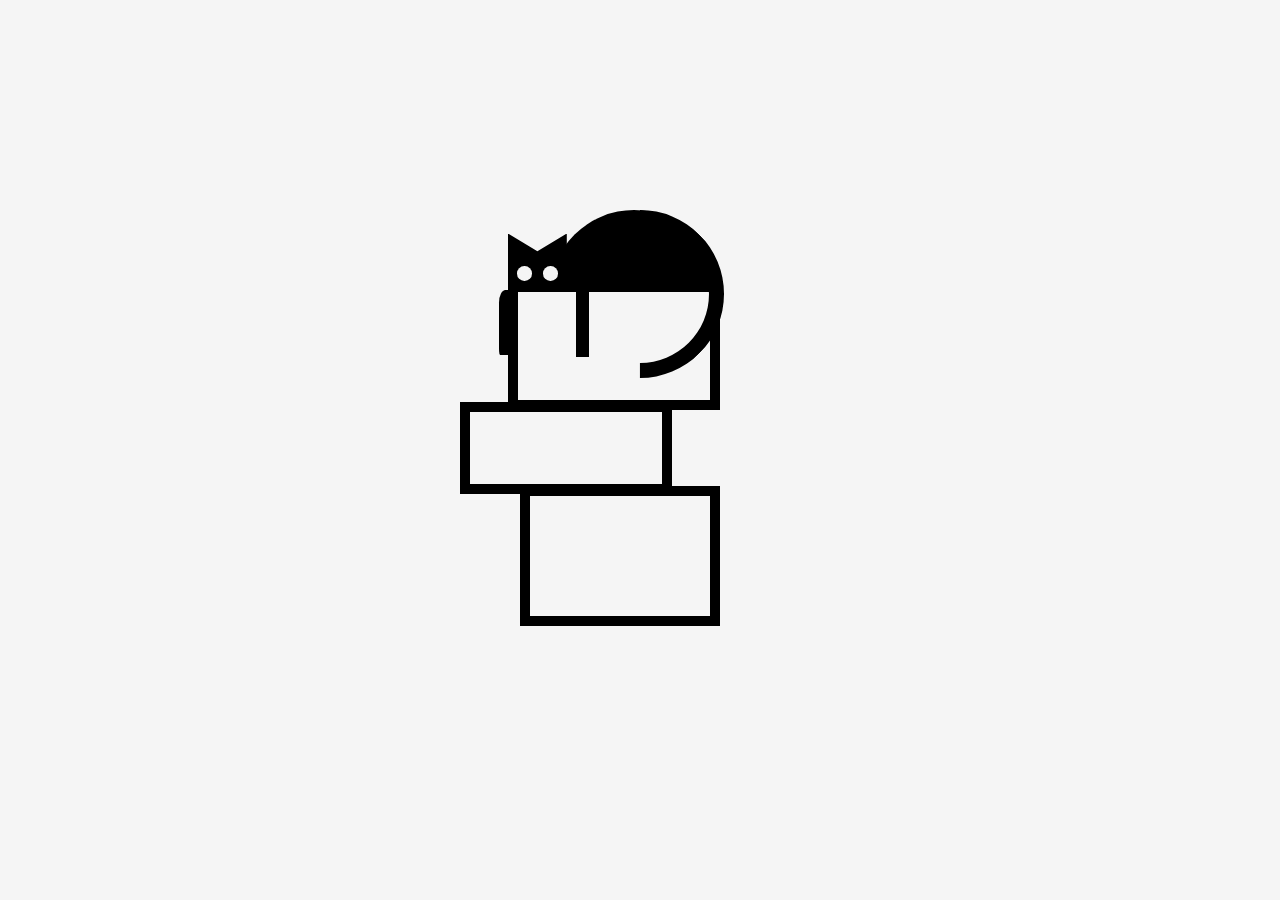
<file: black-cat/index.html>
<!DOCTYPE html>
<html lang="en">

<head>
    <meta charset="UTF-8">
    <meta http-equiv="X-UA-Compatible" content="IE=edge">
    <meta name="viewport" content="width=device-width, initial-scale=1.0">
    <link rel="stylesheet" href="styles.css" type="text/css">
    <title>Black Cat</title>
</head>

<body>
    <div class="container">
        <div class="belly">
            <div class="head">
                <div class="head-copy"></div>
                <div class="right-eye"></div>
                <div class="left-eye"></div>
            </div>
        </div>
        <div class="tail"></div>
        <div class="brick-1">
            <div class="left-paw"></div>
            <div class="right-paw"></div>
        </div>
        <div class="brick-2"></div>
        <div class="brick-3"></div>
    </div>
</body>

</html>
</file>
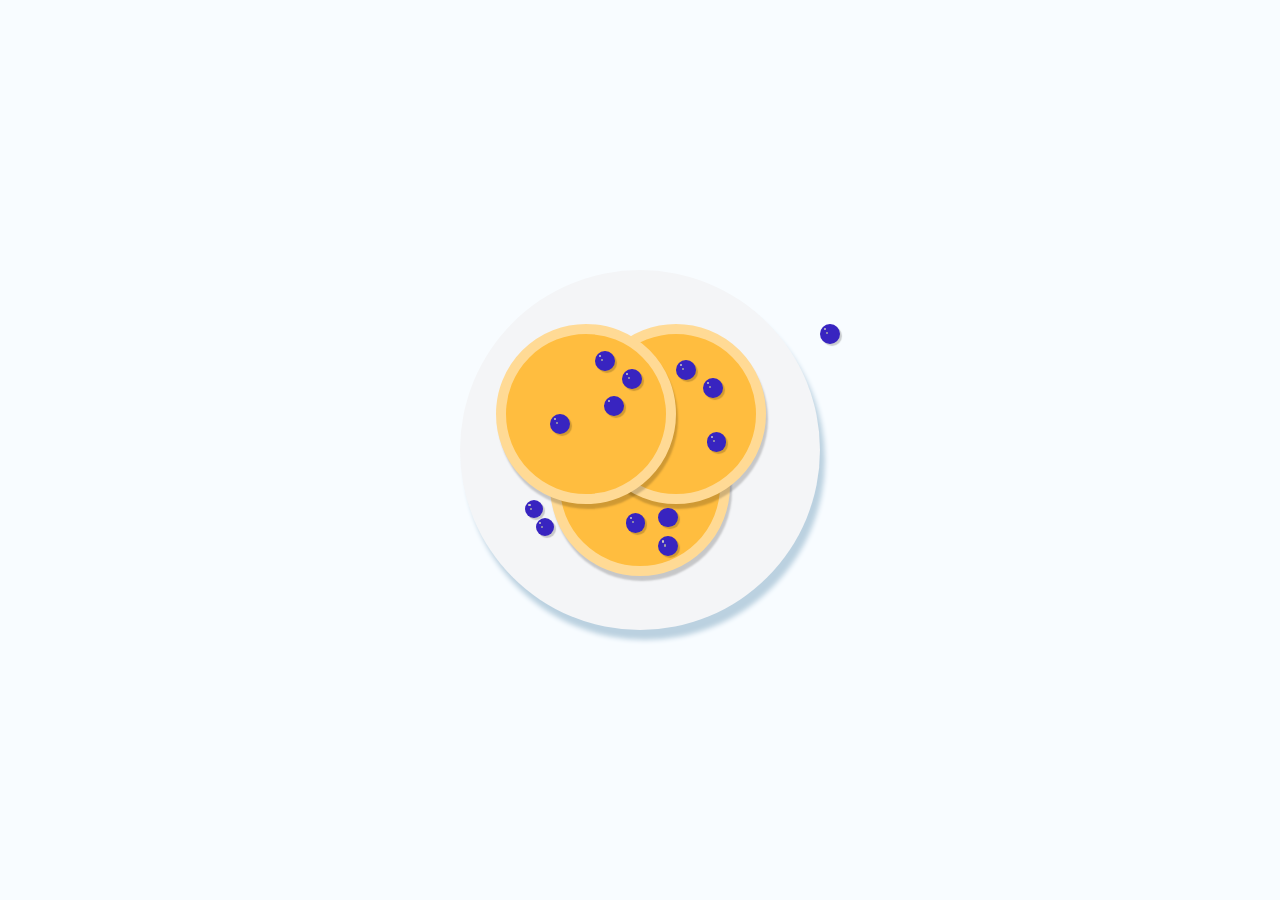
<file: blueberry-pancakes/index.html>
<!DOCTYPE html>
<html lang="en">
  <head>
    <meta charset="UTF-8" />
    <meta http-equiv="X-UA-Compatible" content="IE=edge" />
    <meta name="viewport" content="width=device-width, initial-scale=1.0" />
    <link rel="stylesheet" href="styles.css" type="text/css" />
    <title>Blueberry pancakes</title>
  </head>
  <body>
    <div class="container">
      <div class="plate">
        <div class="plate-copy"></div>
        <div class="berry berry-plate-1">
          <div class="dot-1"></div>
          <div class="dot-2"></div>
        </div>
        <div class="berry berry-plate-2">
          <div class="dot-1"></div>
          <div class="dot-2"></div>
        </div>
        <div class="berry berry-plate-3">
          <div class="dot-1"></div>
          <div class="dot-2"></div>
        </div>
        <div class="pancake-one">
          <div class="pancake-one-copy"></div>
          <div class="berry berry-one-p1"></div>
          <div class="berry berry-two-p1">
            <div class="dot-1"></div>
            <div class="dot-2"></div>
          </div>
          <div class="berry berry-three-p1">
            <div class="dot-1"></div>
            <div class="dot-2"></div>
          </div>
        </div>
        <div class="pancake-two">
          <div class="pancake-two-copy"></div>
          <div class="berry berry-one-p2">
            <div class="dot-1"></div>
            <div class="dot-2"></div>
          </div>
          <div class="berry berry-two-p2">
            <div class="dot-1"></div>
            <div class="dot-2"></div>
          </div>
          <div class="berry berry-three-p2">
            <div class="dot-1"></div>
            <div class="dot-2"></div>
          </div>
        </div>
        <div class="pancake-three">
          <div class="pancake-three-copy"></div>
          <div class="berry berry-one-p3">
            <div class="dot-1"></div>
            <div class="dot-2"></div>
          </div>
          <div class="berry berry-two-p3">
            <div class="dot-1"></div>
            <div class="dot-2"></div>
          </div>
          <div class="berry berry-three-p3">
            <div class="dot-1"></div>
          </div>
          <div class="berry berry-four-p3">
            <div class="dot-1"></div>
            <div class="dot-2"></div>
          </div>
        </div>
      </div>
    </div>
  </body>
</html>
</file>
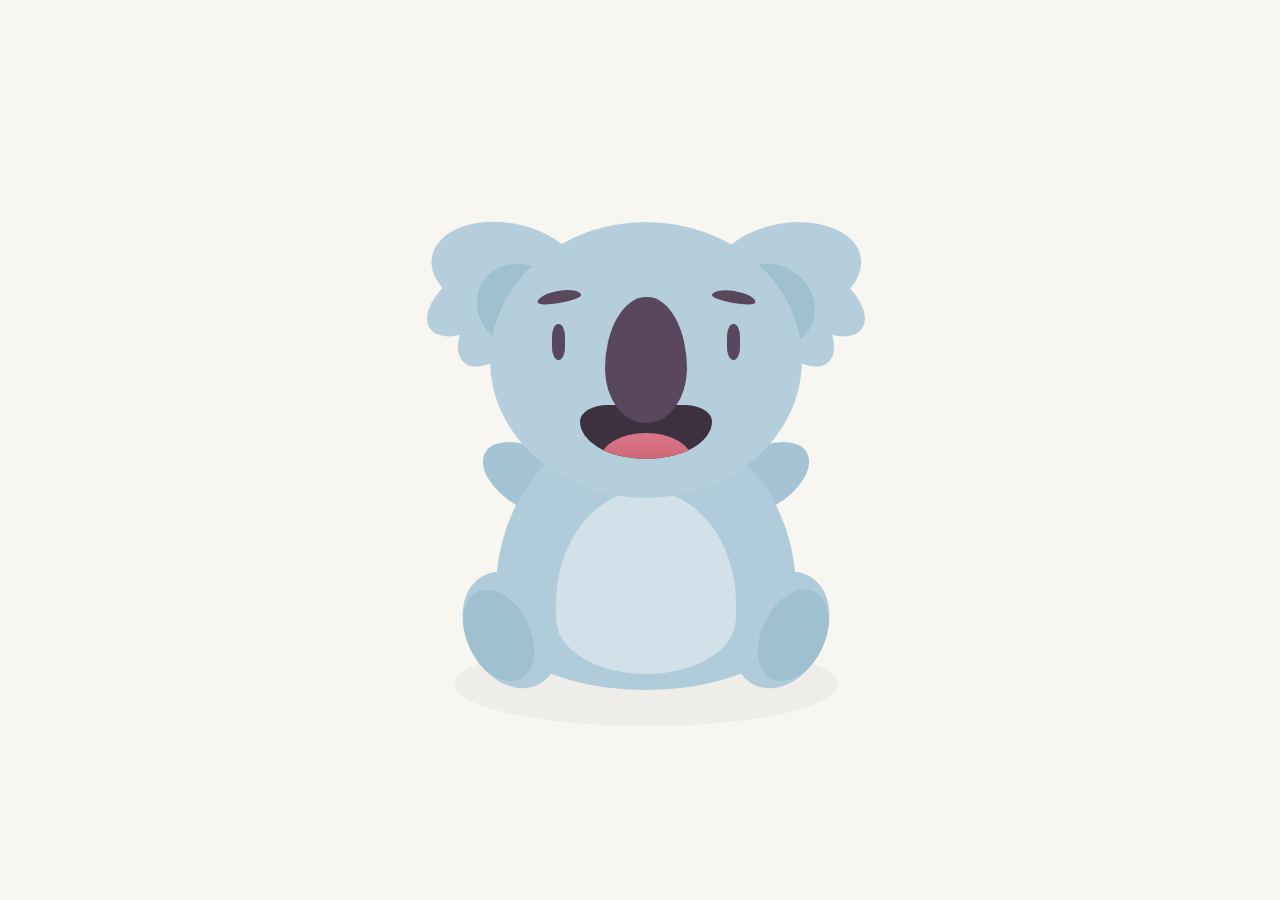
<file: koala/index.html>
<!DOCTYPE html>
<html lang="en">

<head>
    <meta charset="UTF-8">
    <meta http-equiv="X-UA-Compatible" content="IE=edge">
    <meta name="viewport" content="width=device-width, initial-scale=1.0">
    <link rel="stylesheet" href="styles.css" type="text/css">
    <title>Koala Bear</title>
</head>

<body>
    <div class="container">
        <div class="head">
            <div class="head-copy"></div>
            <div class="left-ear-1"></div>
            <div class="left-ear-2"></div>
            <div class="left-ear-3"></div>
            <div class="right-ear-1"></div>
            <div class="right-ear-2"></div>
            <div class="right-ear-3"></div>
            <div class="left-inner-ear"></div>
            <div class="right-inner-ear"></div>
            <div class="left-eyebrow"></div>
            <div class="right-eyebrow"></div>
            <div class="left-eye"></div>
            <div class="right-eye"></div>
            <div class="mouth">
                <div class="tongue"></div>
            </div>
            <div class="nose"></div>
        </div>
        <div class="body">
            <div class="body-copy"></div>
            <div class="belly"></div>
            <div class="left-paw"></div>
            <div class="right-paw"></div>
            <div class="left-foot">
                <div class="left-inner-foot"></div>
            </div>
            <div class="right-foot">
                <div class="right-inner-foot"></div>
            </div>
        </div>
        <div class="shadow"></div>
    </div>


</body>

</html>
</file>
<file: black-cat/styles.css>
body {
    background: #f5f5f5;
}

.container {
    position: fixed;
    top: 50%;
    left: 50%;
    width: 600px;
    height: 600px;
    transform: translate(-50%, -50%);
}

.belly {
    position: absolute;
    width: 28%;
    height: 28%;
    left: 35%;
    top: 10%;
    background: #000;
    border-radius: 50%;
    z-index: 1;
}
.head {
    position: absolute;
    background: #000;
    width: 35%;
    height: 35%;
    left: -25%;
    top: 14%;
    clip-path: polygon(100% 0, 100% 100%, 0% 100%, 0 0, 50% 30%);
}
.head-copy {
    position: absolute;
    background: #000;
    width: 30%;
    height: 30%;
    left: -25%;
    top: 14%;
    clip-path: polygon(100% 0, 100% 100%, 0% 100%, 0 0, 50% 30%);
    z-index: 1;
}
.right-eye,
.left-eye {
    position: absolute;
    background: #f5f5f5;
    width: 25%;
    height: 25%;
    top: 55%;
    border-radius: 50%;
    z-index: 2;
}
.right-eye {
    left: 15%;
}
.left-eye {
    right: 15%;
}
.tail {
    position: absolute;
    width: 28%;
    height: 28%;
    left: 36%;
    top: 10%;
    border-radius: 50%;
    border: 15px solid #000;
    border-bottom-color: transparent;
    border-left-color: transparent;
    z-index: 3;
    transform: rotate(45deg);
    box-sizing: border-box;
}
.brick-1,
.brick-2,
.brick-3 {
    position: absolute;
    background: #f5f5f5;
    border: 10px solid #000;
}
.brick-1 {
    width: 32%;
    height: 18%;
    left: 28%;
    top: 22%;
    z-index: 2;
}
.brick-2 {
    width: 32%;
    height: 12%;
    top: 42%;
    left: 20%;
}
.brick-3 {
    width: 30%;
    height: 20%;
    top: 56%;
    left: 30%;
}
.right-paw {
    position: absolute;
    background: #000;
    height: 60%;
    width: 7%;
    left: 30%;
    z-index: 3;
}
.left-paw {
    position: absolute;
    background: #000;
    height: 60%;
    width: 7%;
    left: -10%;
    top: -2%;
    border-radius: 50% 50% 10% 10% / 20% 0% 10% 10%;
}
</file>
<file: blueberry-pancakes/styles.css>
body {
  background: #f8fcff;
}
.container {
  position: fixed;
  top: 50%;
  left: 50%;
  transform: translate(-50%, -50%);
  height: 600px;
  width: 600px;
}
.plate {
  position: absolute;
  width: 60%;
  height: 60%;
  top: 20%;
  left: 20%;
}
.plate-copy {
  position: absolute;
  background: #f4f5f7;
  width: 100%;
  height: 100%;
  border-radius: 50%;
  box-shadow: 5px 10px 5px #bbd1e0;
}
.pancake-one,
.pancake-two,
.pancake-three {
  position: absolute;
  width: 50%;
  height: 50%;
}
.pancake-one {
  top: 35%;
  left: 25%;
}
.pancake-two {
  top: 15%;
  left: 35%;
}
.pancake-three {
  top: 15%;
  left: 10%;
}
.pancake-one-copy,
.pancake-two-copy,
.pancake-three-copy {
  position: absolute;
  background: #ffbd3f;
  border: 10px solid #ffda95;
  border-radius: 50%;
  box-sizing: border-box;
  width: 100%;
  height: 100%;
  box-shadow: 2px 5px 2px rgba(0, 0, 0, 0.19);
}
.berry {
  position: absolute;
  background: #3824c0;
  width: 11%;
  height: 11%;
  border-radius: 50%;
  box-shadow: 2px 2px 1px rgba(0, 0, 0, 0.19);
  z-index: 1;
}
.berry-one-p1 {
  top: 62%;
  left: 60%;
}
.berry-two-p1 {
  top: 65%;
  left: 42%;
}
.berry-three-p1 {
  top: 78%;
  left: 60%;
}
.berry-one-p2 {
  top: 20%;
  left: 50%;
}
.berry-two-p2 {
  top: 30%;
  left: 65%;
}
.berry-three-p2 {
  top: 60%;
  left: 67%;
}
.berry-one-p3 {
  top: 15%;
  left: 55%;
}
.berry-two-p3 {
  top: 25%;
  left: 70%;
}
.berry-three-p3 {
  top: 40%;
  left: 60%;
}
.berry-four-p3 {
  top: 50%;
  left: 30%;
}
.berry-plate-1 {
  width: 5%;
  height: 5%;
  top: 64%;
  left: 18%;
}
.berry-plate-2 {
  width: 5%;
  height: 5%;
  top: 69%;
  left: 21%;
}
.berry-plate-3 {
  width: 5.5%;
  height: 5.5%;
  top: 15%;
  left: 100%;
}
.dot-1,
.dot-2 {
  position: absolute;
  height: 12%;
  width: 12%;
  z-index: 2;
  border-radius: 50%;
}
.dot-1 {
  background: #c9c5c5;
  top: 20%;
  left: 20%;
}
.dot-2 {
  background: #a5a4a4;
  top: 40%;
  left: 30%;
}
</file>
<file: koala/styles.css>
body {
    background: #f7f6f0;
}
/* Head and its components */
.container {
    position: fixed;
    top: 50%;
    left: 50%;
    width: 600px;
    height: 600px;
    transform: translate(-50%, -50%);
}
.head {
    position: absolute;
    width: 52%;
    height: 50%;
    left: 25%;
    top: 10%;
}
.head-copy {
    position: absolute;
    width: 100%;
    height: 100%;
    background: #b5cedb;
    clip-path: ellipse(50% 46% at 50% 50%);
    -webkit-clip-path: ellipse(50% 46% at 50% 50%);
    z-index: 2;
}
.left-eyebrow,
.right-eyebrow {
    position: absolute;
    background: #59475d;
    top: 27%;
    width: 14%;
    height: 4%;
    border-radius: 50% 50% 50% 50% / 65% 65% 35% 35%;
    z-index: 3;
}
.left-eyebrow {
    left: 15%;
    transform: rotate(-10deg);
}
.right-eyebrow {
    right: 15%;
    transform: rotate(10deg);
}
.left-eye,
.right-eye {
    position: absolute;
    background: #59475d;
    width: 4%;
    height: 12%;
    top: 38%;
    z-index: 3;
    border-radius: 50%/35%;
}
.left-eye {
    left: 20%;
}
.right-eye {
    right: 20%;
}
.mouth {
    position: absolute;
    background: #3d303f;
    width: 42%;
    height: 18%;
    left: 29%;
    top: 65%;
    border-radius: 21% 21% 50% 50% / 30% 30% 70% 70%;
    z-index: 3;
    overflow: hidden;
}
.tongue {
    position: absolute;
    background-image: linear-gradient(#d77689, #cc5966);
    width: 70%;
    left: 15%;
    height: 100%;
    top: 52%;
    border-radius: 50%;
}
.nose {
    position: absolute;
    background: #59475d;
    width: 26%;
    left: 37%;
    height: 42%;
    top: 29%;
    border-radius: 51% 49% 50% 50% / 57% 57% 43% 43%;
    z-index: 4;
}

.left-ear-1,
.right-ear-1 {
    position: absolute;
    background: #b5cedb;
    width: 30%;
    height: 50%;
    top: -5%;
    border-radius: 50%;
}
.left-ear-1 {
    left: -10%;
    transform: rotate(-80deg);
}
.right-ear-1 {
    right: -10%;
    transform: rotate(80deg);
}
.left-ear-2,
.right-ear-2 {
    position: absolute;
    background: #b5cedb;
    width: 25%;
    height: 35%;
    top: 12%;
    clip-path: ellipse(36% 50% at 50% 50%);
}
.left-ear-2 {
    left: -18%;
    transform: rotate(55deg);
}
.right-ear-2 {
    right: -18%;
    transform: rotate(-55deg);
}
.left-ear-3,
.right-ear-3 {
    position: absolute;
    background: #b5cedb;
    width: 25%;
    height: 35%;
    top: 20%;
    clip-path: ellipse(36% 50% at 50% 50%);
}
.left-ear-3 {
    left: -10%;
    transform: rotate(40deg);
}
.right-ear-3 {
    right: -10%;
    transform: rotate(-40deg);
}
.left-inner-ear,
.right-inner-ear {
    position: absolute;
    background: #9ec0cf;
    width: 30%;
    height: 30%;
    top: 17%;
    clip-path: ellipse(44% 50% at 50% 50%);
}
.left-inner-ear {
    left: -5%;
    transform: rotate(120deg);
}
.right-inner-ear {
    right: -5%;
    transform: rotate(120deg);
}

/* Body and its components */
.body {
    position: absolute;
    width: 50%;
    height: 45%;
    top: 45%;
    left: 26%;
    z-index: 1;
}
.body-copy {
    position: absolute;
    background: #b0cbd9;
    width: 100%;
    height: 100%;
    border-radius: 50% 50% 50% 50% / 63% 63% 27% 27%;
    z-index: 1;
}
.belly {
    position: absolute;
    background: #d2e0e9;
    border-radius: 50% 50% 50% 50% / 62% 62% 30% 30%;
    z-index: 2;
    width: 60%;
    height: 68%;
    top: 26%;
    left: 20%;
}
.left-paw,
.right-paw {
    position: absolute;
    background: #a4c3d4;
    width: 40%;
    height: 50%;
    top: -3%;
    clip-path: ellipse(25% 40% at 50% 50%);
}
.left-paw {
    left: -8%;
    transform: rotate(-60deg);
}
.right-paw {
    right: -8%;
    transform: rotate(60deg);
}
.left-foot,
.right-foot {
    position: absolute;
    background: #b0cbd9;
    width: 30%;
    height: 45%;
    top: 55%;
    border-radius: 50%;
    z-index: 4;
}
.left-foot {
    left: -10%;
    transform: rotate(-26deg);
}
.right-foot {
    right: -10%;
    transform: rotate(26deg);
}
.left-inner-foot,
.right-inner-foot {
    position: absolute;
    background: #9ec0cf;
    width: 70%;
    height: 80%;
    top: 10%;
    border-radius: 50%;
}
.right-inner-foot {
    right: 0%;
}
.shadow {
    position: absolute;
    background: #eeede9;
    width: 20%;
    height: 64%;
    clip-path: ellipse(35% 50% at 50% 50%);
    transform: rotate(90deg);
    top: 57%;
    left: 41%;
}
</file>
